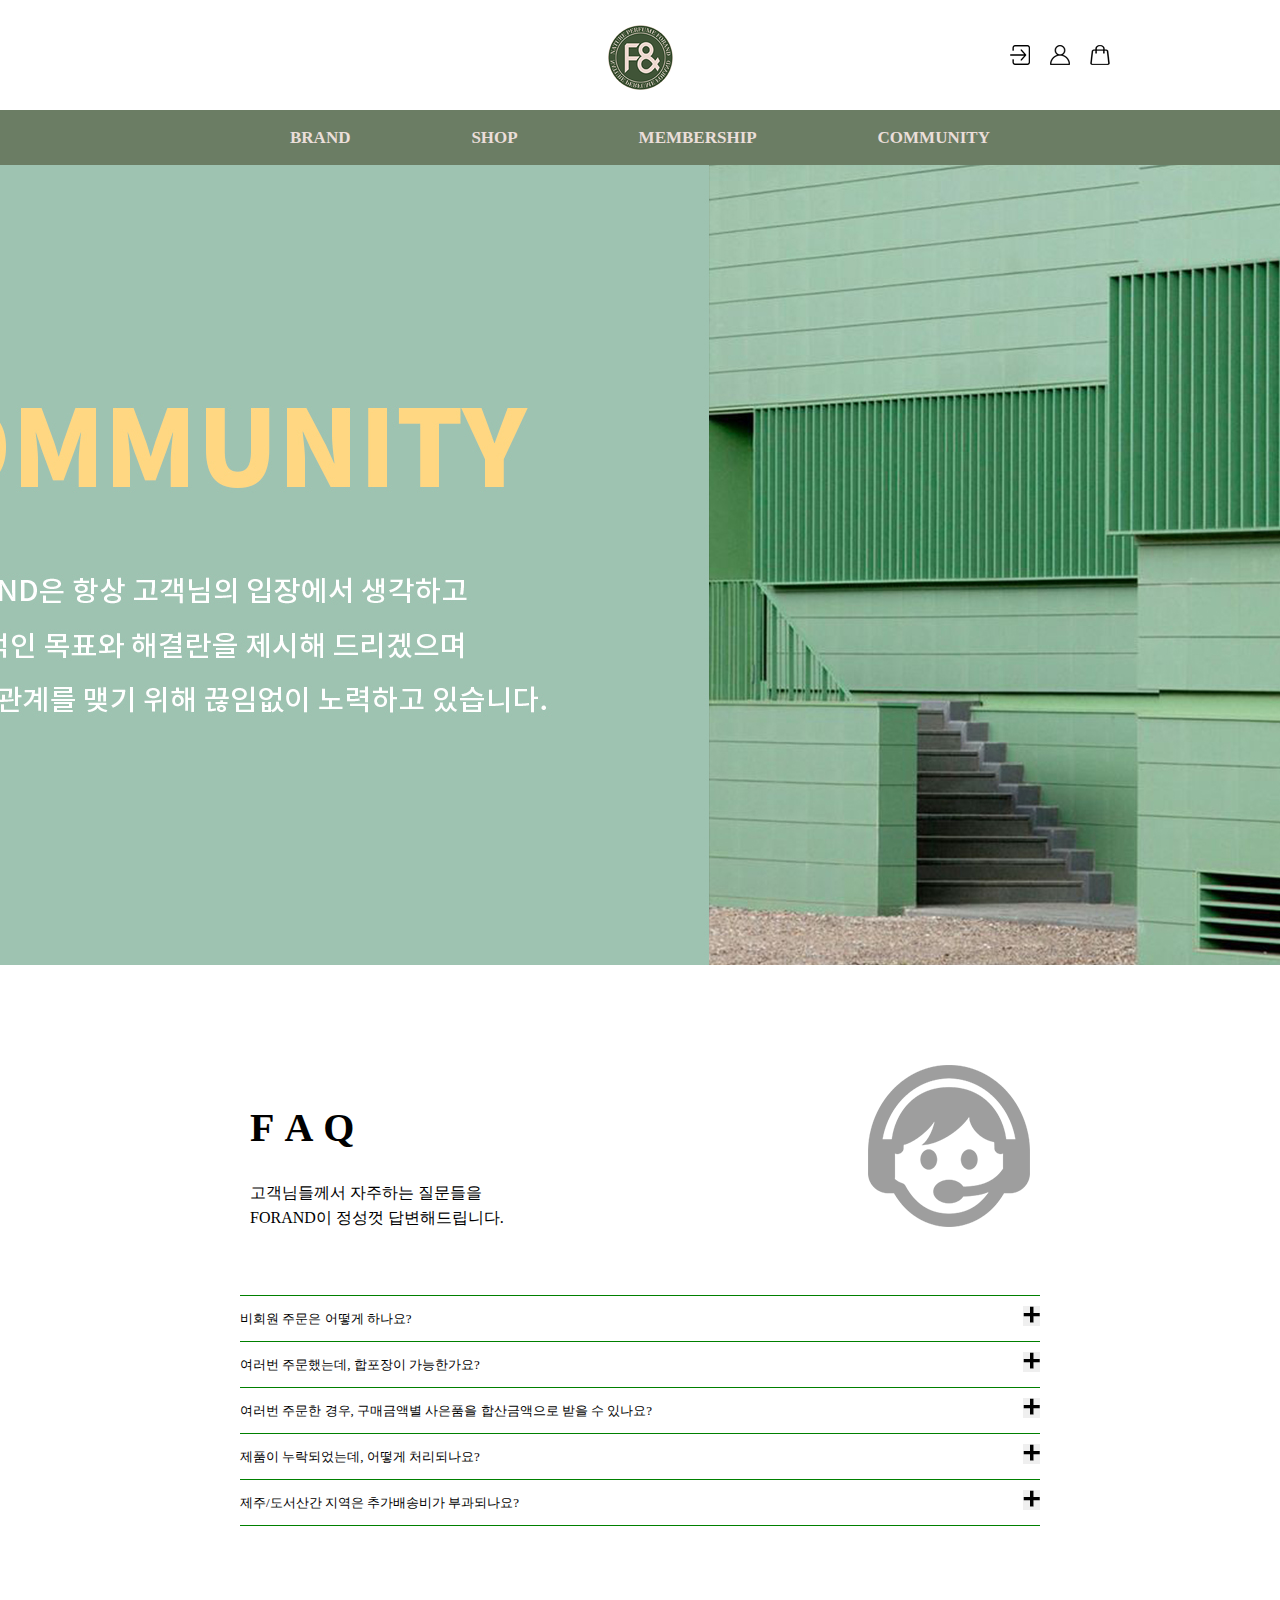
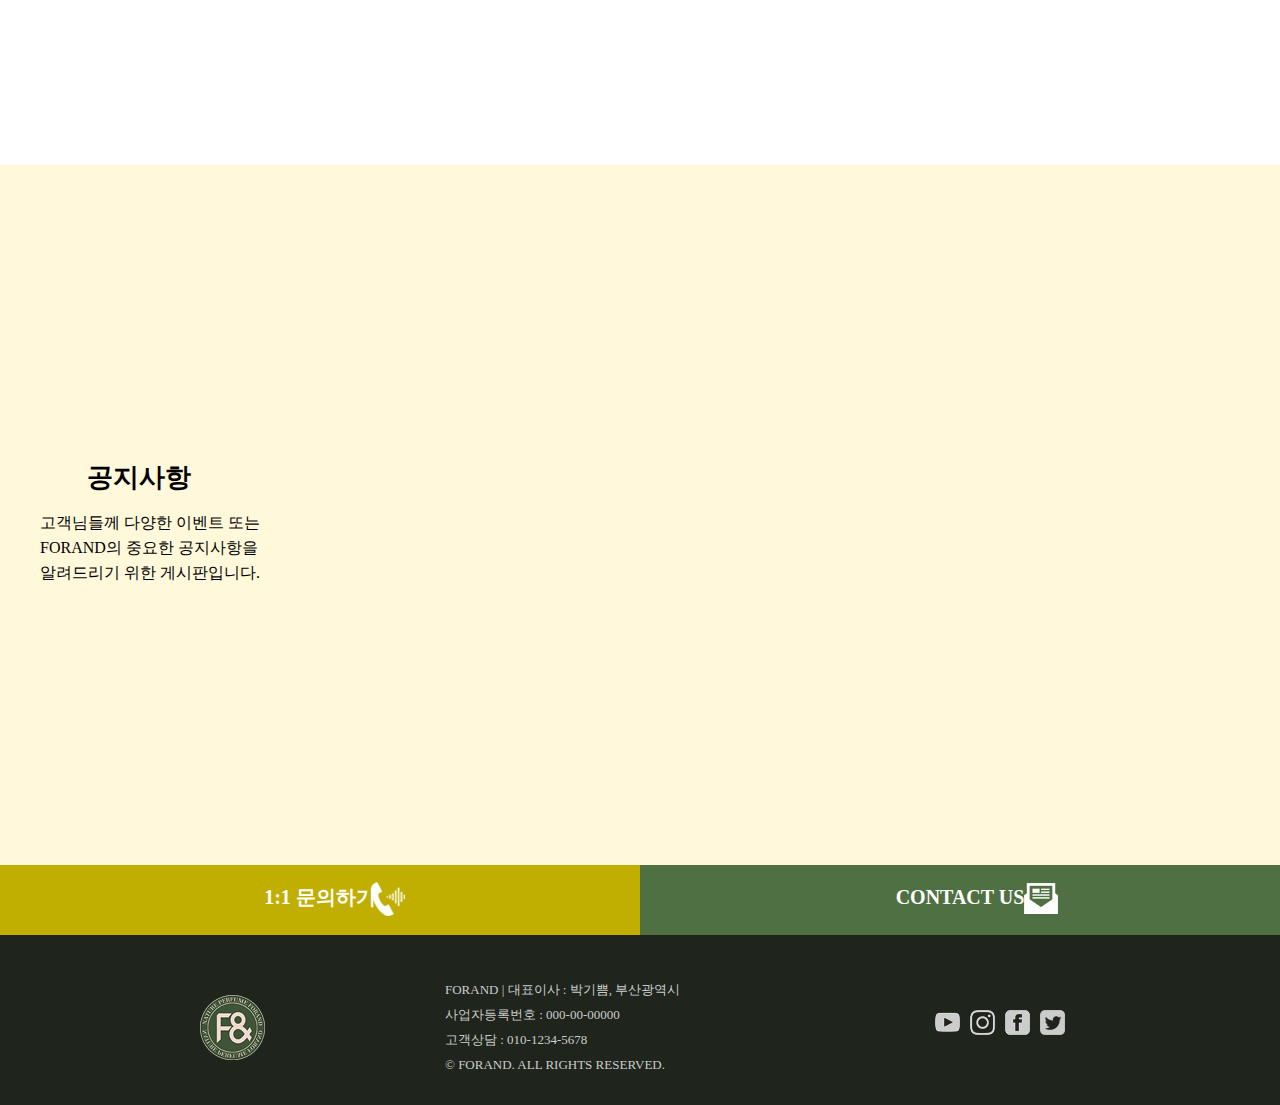
<file: index.html>
<!DOCTYPE html>
<html lang="ko">
<head>
    <meta charset="UTF-8">
    <meta http-equiv="X-UA-Compatible" content="IE=edge">
    <meta name="viewport" content="width=device-width, initial-scale=1.0">
    <meta name="viewport" content="width=1400">
    <title>FORAND</title>
    <link href="images/favicon.png" rel="icon" type="image/png"sizes="32x32"><!-- favicon -->
    <link rel="stylesheet" href="css/style.css"><!-- css -->
    <!-- AOS스크롤 -->
    <link href="https://unpkg.com/aos@2.3.1/dist/aos.css" rel="stylesheet">
</head>
<body oncontextmenu="return false" ondragstart="return false" onselectstart="return false">
    <div id="header"><!-- header s --> 
        <ul class="icon">
            <li><a href="login.html"><img src="images/login.png" alt="로그인아이콘"></a></li>
            <li><a href="#"><img src="images/mypage.png" alt="마이페이지아이콘"></a></li>
            <li><a href="#"><img src="images/cart.png" alt="장바구니아이콘"></a></li>
        </ul>
    
        <div class="logo">   
            <a href="https://parkgippeum.github.io/FORAND/"><img src="images/logo.png" alt="forand로고"></a>
        </div>
        <div class="scroll-content"></div>
        
    </div><!-- haeder f -->
    
    <div class="nav"> <!-- nav s -->
    <ul>
        <li><a href="https://parkgippeum.github.io/FORAND_sub1/">BRAND</a>
            <div class="sub_bg">
                <ul class="sub">
                    <li class="gnb1"><a href="https://parkgippeum.github.io/FORAND_sub1/#contents1">BRAND STORY <br> </a></li>
                    <li class="gnb1"><a href="https://parkgippeum.github.io/FORAND_sub1/#contents2">PRODUCTION</a></li>
                    <li class="gnb1"><a href="https://parkgippeum.github.io/FORAND_sub1/#contents3">PRODUCT</a></li>
                
                    <li class="sub_img1"><img src="images/navphoto3.jpg" alt="navphoto1" width="280" height="100"></li>
                    <br>
                    <li class="sub_img2"><img src="images/navphoto4.jpg" alt="navphoto1" width="280" height="100"></li>
                </ul>
            </div>
            
        </li>
        <li><a href="https://parkgippeum.github.io/FORAND_sub2/">SHOP</a>
            <div class="sub_bg">
                <ul class="sub">
                    <li class="gnb2"><a href="https://parkgippeum.github.io/FORAND_sub2/#contents2">NEW</a></li>
                    <li class="gnb2"><a href="https://parkgippeum.github.io/FORAND_sub2/#contents3">PRODUCT</a></li>
                    <li class="gnb2"><a href="https://parkgippeum.github.io/FORAND_sub2/#contents4">EVENT</a></li>
    
                    <li class="sub_img3"><img src="images/navphoto1.jpg" alt="navphoto1" width="280" height="100"></li>
                    <br>
                    <li class="sub_img4"><img src="images/navphoto2.jpg" alt="navphoto1" width="280" height="100"></li>
                </ul>
            </div>
        </li>
        <li><a href="https://parkgippeum.github.io/FORAND_sub3/">MEMBERSHIP</a>
            <div class="sub_bg">
                <ul class="sub">
                    <li class="gnb1"><a href="https://parkgippeum.github.io/FORAND_sub3/#contents1">MEMBERSHIP CARD</a></li>
                    <li class="gnb1"><a href="https://parkgippeum.github.io/FORAND_sub3/#contents2">FORAND 혜택</a></li>
                    <li class="gnb1"><a href="https://parkgippeum.github.io/FORAND_sub3/#contents3">MEMBERSHIP 등급</a></li>
    
                    <li class="sub_img1"><img src="images/navphoto5.jpg" alt="navphoto1" width="280" height="100"></li>
                    <li class="sub_img2"><img src="images/navphoto6.jpg" alt="navphoto1" width="280" height="100"></li>
                </ul>
            </div>
        </li>
        <li><a href="https://parkgippeum.github.io/FORAND_sub4/">COMMUNITY</a>
            <div class="sub_bg">
                <ul class="sub">
                    <li class="gnb3"><a href="https://parkgippeum.github.io/FORAND_sub4/#contents1">FAQ</a></li>
                    <li class="gnb3"><a href="https://parkgippeum.github.io/FORAND_sub4/#contents2">공지사항</a></li>
                    <li class="gnb3"><a href="https://parkgippeum.github.io/FORAND_sub4/#box3">1:1문의</a></li>
                    <li class="gnb3"><a href="https://parkgippeum.github.io/FORAND_sub4/#box3">CONTECT US</a></li>
                    
                    <li class="sub_img3"><img src="images/navphoto7.jpg" alt="navphoto1" width="280" height="100"></li>
                    <li class="sub_img4"><img src="images/navphoto8.jpg" alt="navphoto1" width="280" height="100"></li>
                </ul>
            </div>
        </li>
    </ul>
    </div> <!-- nav f -->
    

<div id="banner"><!-- banner s -->

</div><!-- banner f -->

<div id="contents1"><!-- contents1 s -->

<div class="faq1">
    <div class="faq_text">
        <h1>F&nbsp;A&nbsp;Q</h1>
        <p>고객님들께서 자주하는 질문들을 <br>
            FORAND이 정성껏 답변해드립니다.</p>
        </div>
        <div class="faq_img">
            <img src="images/callicon.png" alt="상담아이콘">
        </div>
</div>


<div class="faq2">
    <ul id="board">
    <li>
        비회원 주문은 어떻게 하나요?
        <button class="button1"><a href="#none"></a><img src="images/plus.png" alt="더보기"></button>
        <div class="on1">
            구매하시고자 하는 상품 페이지의 상품 선택 후 구매하기를 누르시면 <br>
            확인되는 안내창에서 '비회원 구매'를 통해 구매가 가능합니다. <br> 
            비회원 주문 시, 주문 및 결제 완료 후 확인되는 주문번호를 꼭 메모 부탁 드립니다. <br>
            해당 주문번호를 통해 이후 주문내역 및 배송조회가 가능합니다. <br>
            (단, 비회원 주문시에는 포인트 적립 및 멤버쉽 서비스 이용이 불가합니다.)
        </div>
    </li>

    <li>
        여러번 주문했는데, 합포장이 가능한가요?
        <button class="button2"><img src="images/plus.png" alt="더보기"></button>
            <div class="on2">
                당일 출고를 위한 포장 작업 시 주문 내역이 함께 확인되는 경우 <br>
                수령인 정보(수령인명, 주소지, 연락처)가 동일하면 자동 합포장되어 발송됩니다. <br>
                다만, 결제완료 시점이 많이 차이가 있는 경우(오전 결제, 오후 결제) 및 수령인 정보 중 <br>
                1개라도 동일하지 않은 경우에는 합포장이 불가하여 각각 발송될 수 있으니 참고 부탁 드립니다.
            </div>
    </li>

    <li>
        여러번 주문한 경우, 구매금액별 사은품을 합산금액으로 받을 수 있나요?  
        <button class="button3"><img src="images/plus.png" alt="더보기"></button>
        <div class="on3">구매금액별 사은품은 1개의 주문건(주문번호)을 기준으로 발송되고 있어 <br>
            여러번 주문하셔도 합산금액 기준으로 사은품 지급이 불가합니다. <br>
            만약, 합산금액 기준에 해당되는 사은품 수령을 원하시는 경우 <br>
            기존에 결제 완료 된 여러 주문을 취소한 후 하나의 주문으로 재결제 해주셔야 사은품 발송이 가능합니다.
        </div>
    </li>
    <li>
        제품이 누락되었는데, 어떻게 처리되나요?
        <button class="button4"><img src="images/plus.png" alt="더보기"></button>
        <div class="on4">
            주문하신 제품 및 사은품의 누락이 확인되는 경우 1:1문의를 남겨주시거나 <br>
            고객센터로 연락 주시면, 담당 부서를 통해 CCTV 확인 후 재안내 드릴 예정입니다. <br>
            간혹, 주문 제품이 많은 경우 택배박스 하나에 포장이 어려워 분리배송되는 경우가 있으니 <br>
            정확한 확인을 위해서는 반드시 1:1문의 작성 또는 고객센터로 문의 주시면 빠르게 안내 드리겠습니다.
        </div> 
    </li>
    <li>
        제주/도서산간 지역은 추가배송비가 부과되나요?
        <button class="button5"><img src="images/plus.png" alt="더보기"></button>
        <div class="on5">
            제주/도서산간 지역으로 주문하는 경우 2,000원의 추가 배송비가 발생합니다. <br>
            * 3만원 미만 구매 시 : 4,500원 부과 (기본 배송비 2,500원 + 추가 배송비 2,000원) <br>
            * 3만원 이상 구매 시 : 2,000원 부과 (기본 배송비 무료 + 추가 배송비 2,000원)
        </div> 
    </li>
</ul>

</div>
</div><!-- contents1 f -->

<div id="contents2"> <!-- contents2 s -->
    <div class="contents2_inner">
        <div class="con2_text">
            <h1>공지사항</h1>
            <p>고객님들께  다양한 이벤트 또는 <br>
                FORAND의 중요한 공지사항을 <br>
                알려드리기 위한 게시판입니다.
            </p>
        </div>
    
        <div class="notice">
            <ul class="notice_img">
                <li data-aos="fade-down" class="right">
                    <a href="#none"><img src="images/a.jpg" alt="공지1"></a>
                    <a href="#none">
                        <div class="notice_text">
                            <h3 class="notice_text1">FORAND 봄맞이 기념 <br> 
                                15% SPRING SALE
                            </h3>
                            <p>FORAND이 봄을 맞이하며 <br>
                                2022년  3월 15일부터 약 2주간 <br>
                                15% SALE 행사를 개최합니다. <br>
                                회원분들의 많은 관심 부탁드립니다.</p>
                        </div>
                    </a>
                <li data-aos="fade-down" class="right">
                    <a href="#none"><img src="images/b.jpg" alt="공지2"></a>
                    <a href="#none">
                        <div class="notice_text">
                            <h3 class="notice_text2"> 택배 배송 지연 공지</h3>
                            <p>배송마감 : 5.13(금) 오전 8시 30분까지 <br> 
                                결제 완료 주문건은 당일 발송 진행 <br>
                                배송시작 : 5.13(금) 오전 8시 30분 이후 <br>  결제 완료 주문건 5.18(수) 순차 출고 진행
                            
                            </p>
                        </div>
                    </a>
                </li>
                <li data-aos="fade-down" class="right">
                    <a href="#none"><img src="images/c.jpg" alt="공지3"></a>
                    <a href="#none">
                        <div class="notice_text">
                            <h3 class="notice_text3"> 고객센터 운영 안내
                            </h3>
                            <p>고객센터 운영시간<br>
                                오전 9:00부터 오후 6:00까지 운영 <br>
                                점심시간  <br>
                                오후 12:00 부터 13:30분
                            </p>
                        </div>
                    </a>
                </li>
            </ul>
        </div>
    </div>
</div> <!-- contents2 f -->

<div id="box3">
    <div class="call1">
        <a href="../forand_sub04/q&a.html" class="call1_inner">1:1 문의하기
            <img src="images/call.png" alt="전화 아이콘">
        </a>
    </div>
    <div class="call2">
        <a href="../forand_sub04/contactus.html" class="call2_inner">CONTACT US
            <img src="images/contact.png" alt="전화 아이콘">
        </a>
    </div>
</div>


<div id="footer"><!-- footer s -->
    <div class="footer_inner">
        <a href="https://parkgippeum.github.io/FORAND/" class="footer_logo"><img src="images/footer_logo.png" alt="footer_logo"></a>

        <p class="text">
            FORAND  |  대표이사 : 박기쁨, 부산광역시 <br>
            사업자등록번호 : 000-00-00000  <br>
            고객상담 : 010-1234-5678 <br>
            © FORAND. ALL RIGHTS RESERVED.
        </p>

        <div class="sns">
            <ul class="sns_icon">
                <li><a href="#none"><img src="images/youtube.png" alt="유튜브아이콘"></a></li>
                <li><a href="#none"><img src="images/instagram.png" alt="인스타그램아이콘"></a></li>
                <li><a href="#none"><img src="images/facebook.png" alt="페이스북아이콘"></a></li>
                <li><a href="#none"><img src="images/twitter.png" alt="트위터아이콘"></a></li>
            </ul>
        </div>
    </div>
</div><!-- footer f -->
    
<a href="#" class="top"><img src="images/top.png" alt="top버튼"></a>

<!--js 메뉴상단고정-->
<script src="js/jquery-3.4.1.min.js"></script>
<script src="js/script1.js"></script>

<!-- slidetoggle, aos스크롤 -->
<script src="js/jquery-3.6.0.min.js"></script>
<script src="https://unpkg.com/aos@2.3.1/dist/aos.js"></script>
<script src="js/script.js"></script>

</body>
</html>
</file>
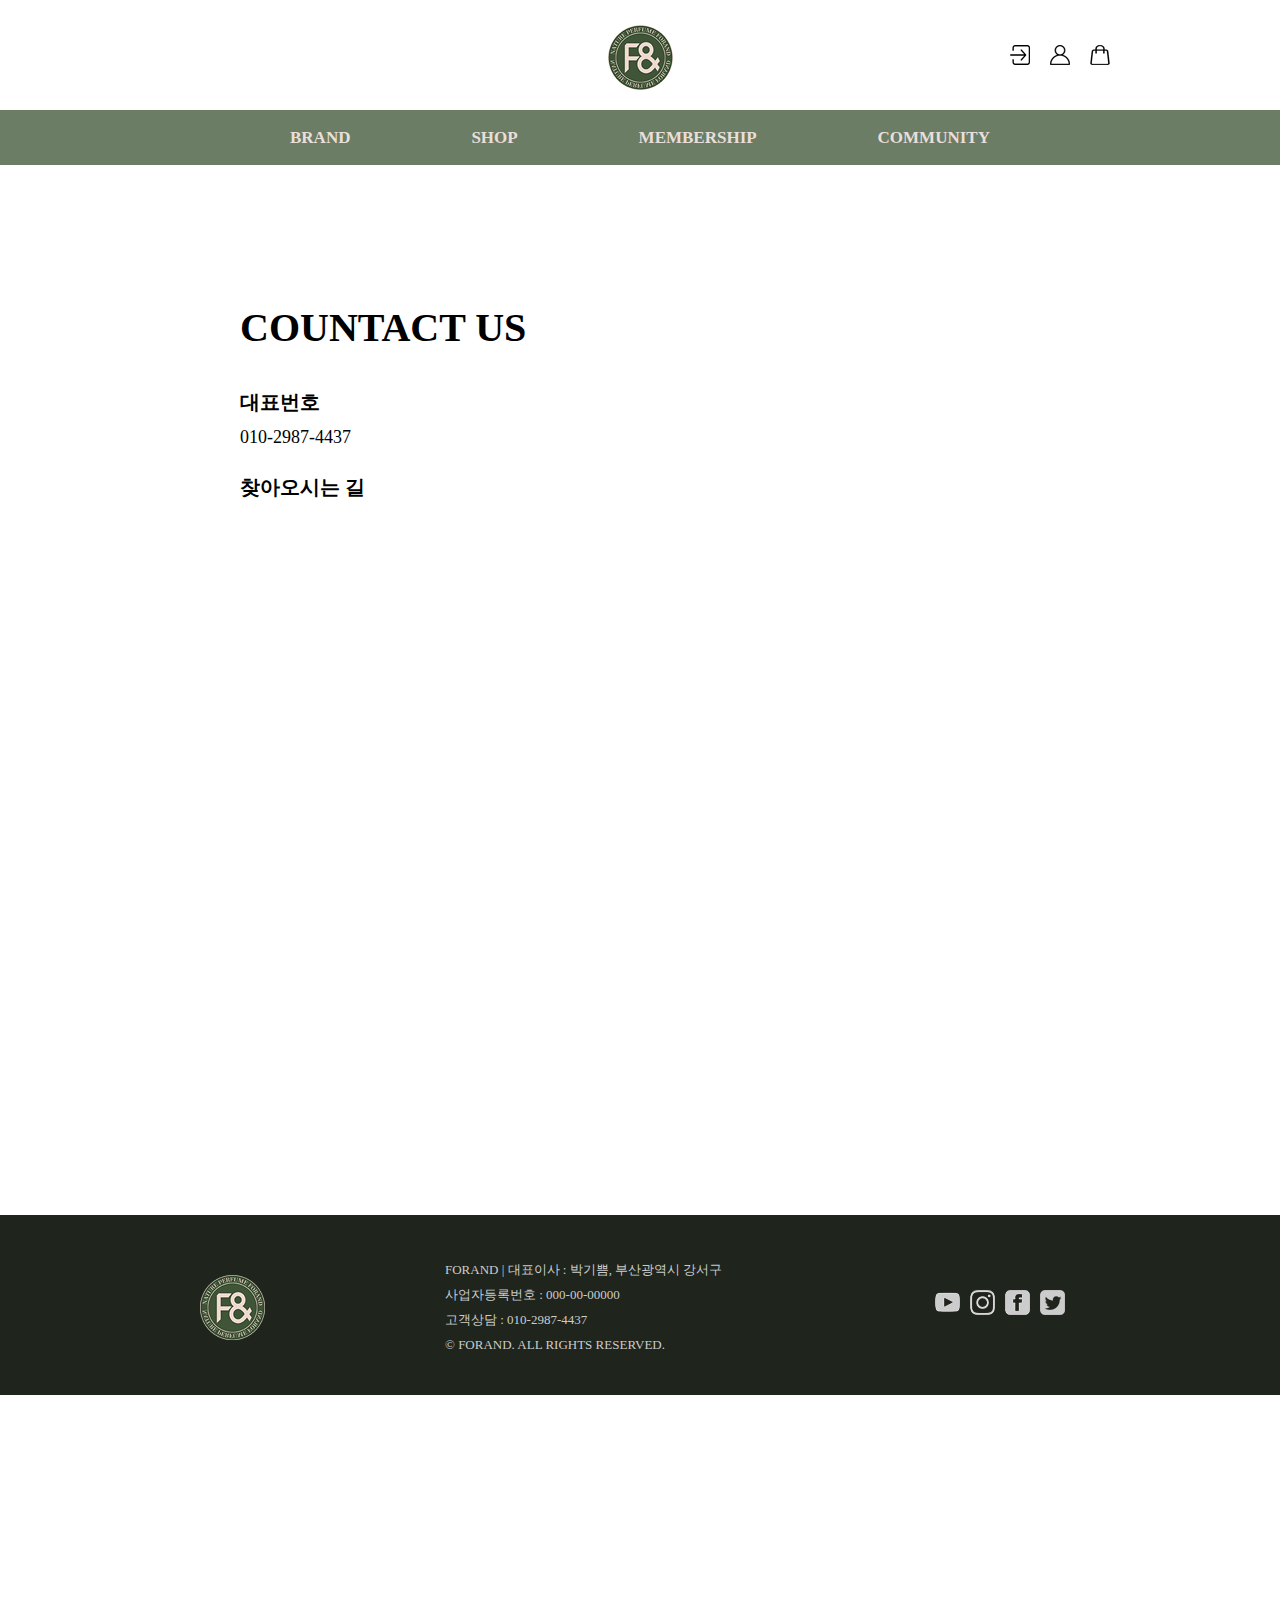
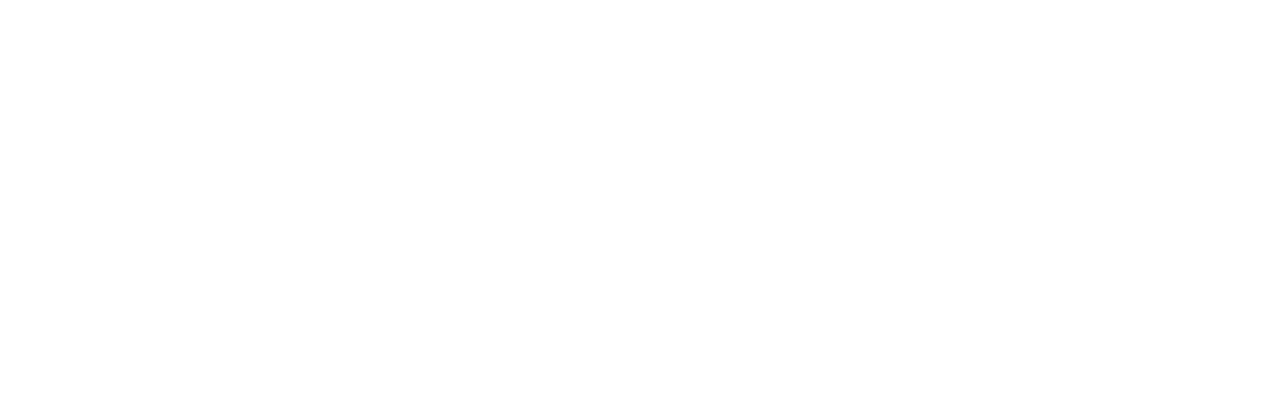
<file: contactus.html>
<!DOCTYPE html>
<html lang="ko">
<head>
    <meta charset="UTF-8">
    <meta http-equiv="X-UA-Compatible" content="IE=edge">
    <meta name="viewport" content="width=device-width, initial-scale=1.0">
    <meta name="viewport" content="width=1400">
    <title>FORAND</title>
    <link href="images/favicon.png" rel="icon" type="image/png"sizes="32x32"><!-- favicon -->
    <link rel="stylesheet" href="css/style3.css"><!-- css -->
</head>
<body oncontextmenu="return false" ondragstart="return false" onselectstart="return false">
    <div id="header"><!-- header s --> 
        <ul class="icon">
            <li><a href="login.html"><img src="images/login.png" alt="로그인아이콘"></a></li>
            <li><a href="#"><img src="images/mypage.png" alt="마이페이지아이콘"></a></li>
            <li><a href="#"><img src="images/cart.png" alt="장바구니아이콘"></a></li>
        </ul>
    
        <div class="logo">   
            <a href="https://parkgippeum.github.io/FORAND/"><img src="images/logo.png" alt="forand로고"></a>
        </div>
        <div class="scroll-content"></div>
        
    </div><!-- haeder f -->
    
    <div class="nav"> <!-- nav s -->
        <ul>
            <li><a href="#">BRAND</a>
                <div class="sub_bg">
                    <ul class="sub">
                        <li class="gnb1"><a href="https://parkgippeum.github.io/FORAND_sub1/#contents1">BRAND STORY <br> </a></li>
                        <li class="gnb1"><a href="https://parkgippeum.github.io/FORAND_sub1/#contents2">PRODUCTION</a></li>
                        <li class="gnb1"><a href="https://parkgippeum.github.io/FORAND_sub1/#contents3">PRODUCT</a></li>
                    
                        <li class="sub_img1"><img src="images/navphoto3.jpg" alt="navphoto1" width="280" height="100"></li>
                        <br>
                        <li class="sub_img2"><img src="images/navphoto4.jpg" alt="navphoto1" width="280" height="100"></li>
                    </ul>
                </div>
                
            </li>
            <li><a href="#">SHOP</a>
                <div class="sub_bg">
                    <ul class="sub">
                        <li class="gnb2"><a href="https://parkgippeum.github.io/FORAND_sub2/#contents2">NEW</a></li>
                        <li class="gnb2"><a href="https://parkgippeum.github.io/FORAND_sub2/#contents3">PRODUCT</a></li>
                        <li class="gnb2"><a href="https://parkgippeum.github.io/FORAND_sub2/#contents4">EVENT</a></li>
        
                        <li class="sub_img3"><img src="images/navphoto1.jpg" alt="navphoto1" width="280" height="100"></li>
                        <br>
                        <li class="sub_img4"><img src="images/navphoto2.jpg" alt="navphoto1" width="280" height="100"></li>
                    </ul>
                </div>
            </li>
            <li><a href="#">MEMBERSHIP</a>
                <div class="sub_bg">
                    <ul class="sub">
                        <li class="gnb1"><a href="https://parkgippeum.github.io/FORAND_sub3/#contents1">MEMBERSHIP CARD</a></li>
                        <li class="gnb1"><a href="https://parkgippeum.github.io/FORAND_sub3/#contents2">FORAND 혜택</a></li>
                        <li class="gnb1"><a href="https://parkgippeum.github.io/FORAND_sub3/#contents3">MEMBERSHIP 등급</a></li>
        
                        <li class="sub_img1"><img src="images/navphoto5.jpg" alt="navphoto1" width="280" height="100"></li>
                        <li class="sub_img2"><img src="images/navphoto6.jpg" alt="navphoto1" width="280" height="100"></li>
                    </ul>
                </div>
            </li>
            <li><a href="#">COMMUNITY</a>
                <div class="sub_bg">
                    <ul class="sub">
                        <li class="gnb3"><a href="https://parkgippeum.github.io/FORAND_sub4/#contents1">FAQ</a></li>
                        <li class="gnb3"><a href="https://parkgippeum.github.io/FORAND_sub4/#contents2">공지사항</a></li>
                        <li class="gnb3"><a href="https://parkgippeum.github.io/FORAND_sub4/#box3">1:1문의</a></li>
                        <li class="gnb3"><a href="https://parkgippeum.github.io/FORAND_sub4/#box3">CONTECT US</a></li>
                        
                        <li class="sub_img3"><img src="images/navphoto7.jpg" alt="navphoto1" width="280" height="100"></li>
                        <li class="sub_img4"><img src="images/navphoto8.jpg" alt="navphoto1" width="280" height="100"></li>
                    </ul>
                </div>
            </li>
        </ul>
        </div> <!-- nav f -->
        
    <div id="contents"><!--contents s-->
        <div class="contents_inner">
            <h1>COUNTACT US</h1>
            <br>
            <br>
            <h4>대표번호</h4>
            <p>010-2987-4437</p>
            <br>
            <h4>찾아오시는 길</h4>
            <iframe src="https://www.google.com/maps/embed?pb=!1m18!1m12!1m3!1d6528.207082042094!2d128.91734967666213!3d35.10412534349281!2m3!1f0!2f0!3f0!3m2!1i1024!2i768!4f13.1!3m3!1m2!1s0x3568c34d480b3765%3A0xdbe0ff706baed3e1!2z7KSR7Z2lU-2BtOuemOyKpCDsl5Drk4DsmKTshZgg67aA7IKwIOuqheyngCBCMw!5e0!3m2!1sko!2skr!4v1653893209311!5m2!1sko!2skr" width="800" height="500" style="border:0;" allowfullscreen="" loading="lazy" referrerpolicy="no-referrer-when-downgrade"></iframe>
        </div>
    </div><!--contents f-->
    
    <div id="footer"><!-- footer s -->
        <div class="footer_inner">
            <a href="index.html" class="footer_logo"><img src="images/footer_logo.png" alt="footer_logo"></a>
    
            <p class="text">
                FORAND  |  대표이사 : 박기쁨,  부산광역시 강서구 <br>
                사업자등록번호 : 000-00-00000  <br>
                고객상담 : 010-2987-4437 <br>
                © FORAND. ALL RIGHTS RESERVED.
            </p>
    
        <div class="sns">
            <ul class="sns_icon">
                <li><a href="https://www.youtube.com/"><img src="images/youtube.png" alt="유튜브아이콘"></a></li>
                <li><a href="#"><img src="images/instagram.png" alt="인스타그램아이콘"></a></li>
                <li><a href="#"><img src="images/facebook.png" alt="페이스북아이콘"></a></li>
                <li><a href="#"><img src="images/twitter.png" alt="트위터아이콘"></a></li>
            </ul>
        </div>
    </div>
    </div><!-- footer f -->
    
    <a href="#" class="top"><img src="images/top.png" alt="top버튼"></a>
    
    <!--js 메뉴상단고정-->
    <script src="js/jquery-3.4.1.min.js"></script>
    <script src="js/script1.js"></script>
</body>
</html>
</file>
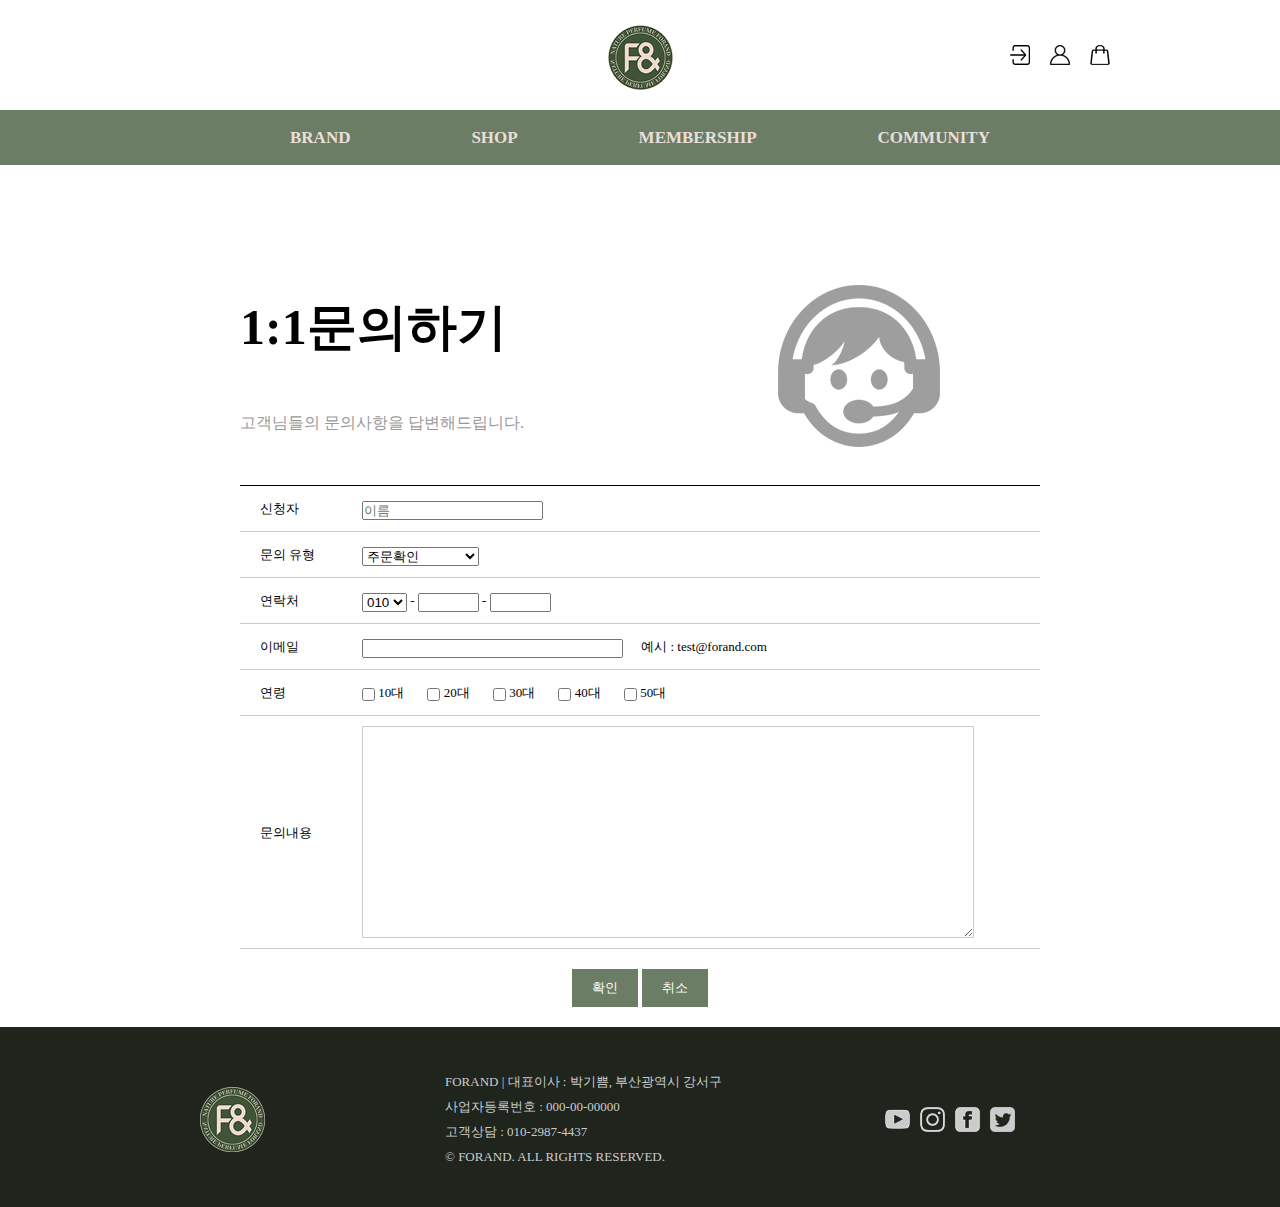
<file: q&a.html>
<!DOCTYPE html>
<html lang="ko">
<head>
    <meta charset="UTF-8">
    <meta http-equiv="X-UA-Compatible" content="IE=edge">
    <meta name="viewport" content="width=device-width, initial-scale=1.0">
    <meta name="viewport" content="width=1400">
    <title>FORAND</title>
    <link href="images/favicon.png" rel="icon" type="image/png"sizes="32x32"><!-- favicon -->
    <link rel="stylesheet" href="css/style2.css"><!-- css -->
    <!-- AOS스크롤 -->
    <link href="https://unpkg.com/aos@2.3.1/dist/aos.css" rel="stylesheet">
</head>
<body  oncontextmenu="return false" ondragstart="return false" onselectstart="return false">
    <div id="header"><!-- header s --> 
        <ul class="icon">
            <li><a href="../forand/login.html"><img src="images/login.png" alt="로그인아이콘"></a></li>
            <li><a href="#"><img src="images/mypage.png" alt="마이페이지아이콘"></a></li>
            <li><a href="#"><img src="images/cart.png" alt="장바구니아이콘"></a></li>
        </ul>

        <div class="logo">   
            <a href="https://parkgippeum.github.io/FORAND/"><img src="images/logo.png" alt="forand로고"></a>
        </div>
        <div class="scroll-content"></div>
        
</div><!-- haeder f -->

<div class="nav"> <!-- nav s -->
    <ul>
        <li><a href="#">BRAND</a>
            <div class="sub_bg">
                <ul class="sub">
                    <li class="gnb1"><a href="https://parkgippeum.github.io/FORAND_sub1/#contents1">BRAND STORY <br> </a></li>
                    <li class="gnb1"><a href="https://parkgippeum.github.io/FORAND_sub1/#contents2">PRODUCTION</a></li>
                    <li class="gnb1"><a href="https://parkgippeum.github.io/FORAND_sub1/#contents3">PRODUCT</a></li>
                
                    <li class="sub_img1"><img src="images/navphoto3.jpg" alt="navphoto1" width="280" height="100"></li>
                    <br>
                    <li class="sub_img2"><img src="images/navphoto4.jpg" alt="navphoto1" width="280" height="100"></li>
                </ul>
            </div>
            
        </li>
        <li><a href="#">SHOP</a>
            <div class="sub_bg">
                <ul class="sub">
                    <li class="gnb2"><a href="https://parkgippeum.github.io/FORAND_sub2/#contents2">NEW</a></li>
                    <li class="gnb2"><a href="https://parkgippeum.github.io/FORAND_sub2/#contents3">PRODUCT</a></li>
                    <li class="gnb2"><a href="https://parkgippeum.github.io/FORAND_sub2/#contents4">EVENT</a></li>
    
                    <li class="sub_img3"><img src="images/navphoto1.jpg" alt="navphoto1" width="280" height="100"></li>
                    <br>
                    <li class="sub_img4"><img src="images/navphoto2.jpg" alt="navphoto1" width="280" height="100"></li>
                </ul>
            </div>
        </li>
        <li><a href="#">MEMBERSHIP</a>
            <div class="sub_bg">
                <ul class="sub">
                    <li class="gnb1"><a href="https://parkgippeum.github.io/FORAND_sub3/#contents1">MEMBERSHIP CARD</a></li>
                    <li class="gnb1"><a href="https://parkgippeum.github.io/FORAND_sub3/#contents2">FORAND 혜택</a></li>
                    <li class="gnb1"><a href="https://parkgippeum.github.io/FORAND_sub3/#contents3">MEMBERSHIP 등급</a></li>
    
                    <li class="sub_img1"><img src="images/navphoto5.jpg" alt="navphoto1" width="280" height="100"></li>
                    <li class="sub_img2"><img src="images/navphoto6.jpg" alt="navphoto1" width="280" height="100"></li>
                </ul>
            </div>
        </li>
        <li><a href="#">COMMUNITY</a>
            <div class="sub_bg">
                <ul class="sub">
                    <li class="gnb3"><a href="https://parkgippeum.github.io/FORAND_sub4/#contents1">FAQ</a></li>
                    <li class="gnb3"><a href="https://parkgippeum.github.io/FORAND_sub4/#contents2">공지사항</a></li>
                    <li class="gnb3"><a href="https://parkgippeum.github.io/FORAND_sub4/#box3">1:1문의</a></li>
                    <li class="gnb3"><a href="https://parkgippeum.github.io/FORAND_sub4/#box3">CONTECT US</a></li>
                    
                    <li class="sub_img3"><img src="images/navphoto7.jpg" alt="navphoto1" width="280" height="100"></li>
                    <li class="sub_img4"><img src="images/navphoto8.jpg" alt="navphoto1" width="280" height="100"></li>
                </ul>
            </div>
        </li>
    </ul>
    </div> <!-- nav f -->

<div id="contents1">
    <div class="contents1_inner"><!--contents 시작-->
        <h1>1:1문의하기</h1>
        <p class="comment">고객님들의 문의사항을 답변해드립니다.</p>
        <img src="images/callicon.png" alt="상담아이콘">

    <!-- <h2>1:1 문의</h2> -->
    <form name="visit" method="post" action="#">
    <fieldset>
    <legend>1:1문의하기</legend>
    
    <table>
        <tr>
            <th><label for="name">신청자</label></th>
            <td><input type="text" placeholder="이름" name="name" id="name" maxlength="20" title="신청자 입력"></td>
        </tr>
        <th><label for="phone">문의 유형</label></th>
            <td>
                <select name="phone" id="phone" title="휴대폰 앞번호">
                    <option value="a">주문확인</option>
                    <option value="b">배송일/배송지연</option>
                    <option value="c">누락 및 오배송</option>
                    <option value="d">배송전 취소요청</option>
                    <option value="e">환불</option>
                    <option value="f">반품/교환</option>
                    <option value="g">기타</option>
                </select>
        <tr>
            <th><label for="phone1">연락처</label></th>
            <td>
                <select name="phone1" id="phone1" title="휴대폰 앞번호">
                    <option value="010">010</option>
                    <option value="011">011</option>
                    <option value="016">016</option>
                    <option value="017">017</option>
                    <option value="018">018</option>
                    <option value="019">019</option>
                </select>
                -
                <input type="text" name="phone2" id="phone2" size="5" maxlength="4" title="휴대폰 중간번호">
                -
                <input type="text" name="phone3" id="phone3" size="5" maxlength="4" title="휴대폰 끝번호">
            </td>
        </tr>
        
        <tr>
            <th><label for="email">이메일</label></th>
            <td><input type="text" name="email" id="email" size="30" title="이메일 입력" class="mg"> 예시 : test@forand.com</td>
        </tr>
    
        <tr>
            <th>연령</th>
            <td class="age_pd">
                    <input type="checkbox" name="age" id="age1" value="10">
                    <label for="age1"> 10대</label>
                    <input type="checkbox" name="age" id="age2" value="20">
                    <label for="age2"> 20대</label>
                    <input type="checkbox" name="age" id="age3" value="30">
                    <label for="age3"> 30대</label>
                    <input type="checkbox" name="age" id="age4" value="40">
                    <label for="age4"> 40대</label>
                    <input type="checkbox" name="age" id="age5" value="50">
                    <label for="age5"> 50대</label>
            </td>
        </tr>
        
        <tr>
            <th>문의내용</th>
            <td><textarea name="purpose" title="견학 목적 입력"></textarea></td>
        </tr>
</table>

<p class="btn"><input type="submit" value="확인"> <input type="reset" value="취소"></p>
</fieldset>
</form>
</div>

<div id="footer"><!-- footer s -->
    <div class="footer_inner">
        <a href="index.html" class="footer_logo"><img src="images/footer_logo.png" alt="footer_logo"></a>

        <p class="text">
            FORAND  |  대표이사 : 박기쁨,  부산광역시 강서구 <br>
            사업자등록번호 : 000-00-00000  <br>
            고객상담 : 010-2987-4437 <br>
            © FORAND. ALL RIGHTS RESERVED.
        </p>

        <div class="sns">
            <ul class="sns_icon">
                <li><a href="https://www.youtube.com/"><img src="images/youtube.png" alt="유튜브아이콘"></a></li>
                <li><a href="#"><img src="images/instagram.png" alt="인스타그램아이콘"></a></li>
                <li><a href="#"><img src="images/facebook.png" alt="페이스북아이콘"></a></li>
                <li><a href="#"><img src="images/twitter.png" alt="트위터아이콘"></a></li>
            </ul>
        </div>
    </div>
</div><!-- footer f -->

<a href="#" class="top"><img src="images/top.png" alt="top버튼"></a>

<!--js 메뉴상단고정-->
<script src="js/jquery-3.4.1.min.js"></script>
<script src="js/script1.js"></script>
</body>
</html>
</file>
<file: css/style.css>
*{margin: 0; padding: 0;}
ul{list-style: none;}
a{text-decoration: none; color: #000;}

body{font-family: 'Noto Sans kr';
    font-size: 13px;
    line-height: 25px;
    color: #000;
}

.top{position:fixed; bottom:50px; right:50px; display:none;}

/* header */
#header{width: 100%; height: 110px;}
.header_inner{width: 1320px; margin: 0 auto; position: relative;}
.icon{position:absolute; top:45px; right:150px;}
.icon li{float: left; padding-right: 20px;}

.logo{position:absolute; top:25px; left:50%; margin-left: -32.5px;}

.icon li:hover{opacity: 0.5; color: #000;}

/* nav */
.nav{width: 100%;
    text-align: center;
    background-color: #6b7d64;
    text-transform:uppercase;
    z-index: 95;
    position: relative;
    z-index: 90;
}

.nav ul{
    width:800px;
	margin:auto;
    display:flex;
	justify-content:space-between;}

.nav>ul>li{float: left;}
.nav>ul>li>a{display:block; padding:15px 50px; font-size: 17px; font-weight: bold; color: #eaded9;}
.nav>ul>li>a:hover{color:rgb(21, 33, 16)}

.nav li:hover .sub_bg{display:block;}

.sub_bg{width:100%; background-color: #fff; height:240px;
    position:absolute; top: 54px; left:0;
    display:none; background-image: url(../images/navbg.jpg);/* background-color: #f5ede0;*/ font-weight: bold; font-size: 18px;border-bottom: 1px solid #465d4e;}
    
.sub{position: relative;}
.gnb1:nth-child(1){position: absolute; top: 50px; left: 500px;}
.gnb1:nth-child(2){position: absolute; top: 100px; left: 500px;}
.gnb1:nth-child(3){position: absolute; top: 150px; left: 500px;}
.sub_img1{position: absolute; top: 0; left: 50px;}
.sub_img2{position: absolute; top: 110px; left: 50px;}

.gnb2:nth-child(1){position: absolute; top: 50px; right: 500px;}
.gnb2:nth-child(2){position: absolute; top: 100px; right: 500px;}
.gnb2:nth-child(3){position: absolute; top: 150px; right: 500px;}
.sub_img3{position: absolute; top: 0; right: 50px;}
.sub_img4{position: absolute; top: 110px; right: 50px;}

.gnb3:nth-child(1){position: absolute; top: 30px; right: 500px;}
.gnb3:nth-child(2){position: absolute; top: 80px; right: 500px;}
.gnb3:nth-child(3){position: absolute; top: 130px; right: 500px;}
.gnb3:nth-child(4){position: absolute; top: 180px; right: 500px;}
.sub_img3{position: absolute; top: 0; right: 50px;}
.sub_img4{position: absolute; top: 110px; right: 50px;}

.sub li a{color: #405437;}
.gnb{text-align: center; padding-top: 70px;}
.sub img{padding-top: 12px;}
.sub1_img{padding: 7px;}
.sub4_img{padding-top: 30px;}
.sub li a:hover{color: rgb(231, 198, 155);}

.scroll-content{
    height: 2000px;
}
.scroll-fixed{
    position: fixed;
    top: 0px;
}

/* banner */
#banner{width: 100%; margin: 0 auto; height: 800px; background: url(../images/banner.jpg) no-repeat center top;}

/* contents1 */
#contents1{width: 1280px; height:600px; margin: 100px auto;}
.faq1{height: 130px;}
.faq_img{float: right; margin-right: 250px;}
.faq_text{float: left; margin-left: 250px; margin-top: 50px;}
.faq_text h1{font-size: 40px;}
.faq_text p{padding-top: 40px; font-size: 16px;}

.faq2{width: 800px; margin: 100px auto;}
#board li{padding-bottom: 10px; padding-top: 10px; border-bottom: 1px solid green;}
#board li:nth-child(1){border-top: 1px solid green;}
.on1{border:1px solid #ccc; display: none; padding: 10px; margin: 10px 0; z-index: 90;}
.on2{border:1px solid #ccc; display: none; padding: 10px; margin: 10px 0; z-index: 90;}
.on3{border:1px solid #ccc; display: none; padding: 10px; margin: 10px 0; z-index: 90;}
.on4{border:1px solid #ccc; display: none; padding: 10px; margin: 10px 0; z-index: 90;}
.on5{border:1px solid #ccc; display: none; padding: 10px; margin: 10px 0; z-index: 90;}
button{border: none;}

#board li button{float: right;}

/* contents2 */
#contents2{width: 100%; height: 700px; background-color: #fff8db; }
.contents2_inner{width: 1320px; margin: 80px auto;}
.con2_text{float: left; padding-top: 100px;}
.con2_text h1{padding: 200px 0 0 87px;}
.con2_text p{padding: 20px 0 0 40px; font-size: 16px;}
.notice{float: right; padding-top: 180px;}
.notice_img li{float: left; padding-top: 10px; text-align: center; background-color: #b6b5a1; margin-left: 10px;}
.notice_text{text-align: center; width: 300px; height: 180px;}
.notice_text1{padding: 5px 0; color: rgb(67, 77, 63);}
.notice_text2{padding: 16px 0; color: rgb(67, 77, 63);}
.notice_text3{padding: 16px 0; color: rgb(67, 77, 63);}
.notice_img li:hover{transition:all 2s;}
.notice_img li:hover{transform: scale(1.2,1.2);}

#box3{width: 100%; height: 60px;}
.call1{width:50%; margin: 0 auto; height: 60px; background-color: #c0ae00; text-align: center; padding-top: 10px; float: left; position: relative;}

.call1_inner{color: #fff; font-size: 20px;
    display: inline-block;
    font-weight: bold;
    padding-top: 10px;
}
.call1_inner img{position: absolute; top: 17px; left: 58%;}

.call2{width:50%; height: 60px; background-color: #4f7043; text-align: center; padding-top: 10px; float: left; position: relative;}
.call2_inner{color: #fff; font-size: 20px; font-weight: bold; display: inline-block; padding-top: 10px;}
.call2_inner img{position: absolute; top: 18px; left: 60%;}

/* footer */
#footer{width: 100%; height: 180px; margin: 0 auto; background-color: #1f241c;}
.footer_inner{width: 1320px; margin: 0 auto;}
.footer_logo{float: left; margin: 60px 0 0px 200px;}

.text{float: left; margin: 42px 0 0 180px; color: #ccc;}

.sns{float: right; margin-right: 250px; margin-top: 70px;}
.sns_icon li{float: left; padding: 5px;}

.sns li a:hover{opacity: 0.5; color: #fff;}
</file>
<file: css/style3.css>
*{margin: 0; padding: 0;}
ul{list-style: none;}
a{text-decoration: none; color: #000;}

body{font-family: 'Noto Sans kr';
    font-size: 13px;
    line-height: 25px;
    color: #000;
}

.top{position:fixed; bottom:50px; right:50px; display:none;}
/* header */
#header{width: 100%; height: 110px;}
.header_inner{width: 1320px; margin: 0 auto; position: relative;}
.icon{position:absolute; top:45px; right:150px;}
.icon li{float: left; padding-right: 20px;}

.logo{position:absolute; top:25px; left:50%; margin-left: -32.5px;}

.icon li:hover{opacity: 0.5; color: #000;}

/* nav */
.nav{width: 100%;
    text-align: center;
    background-color: #6b7d64;
    text-transform:uppercase;
    z-index: 95;
    position: relative;
}

.nav ul{
    width:800px;
	margin:auto;
    display:flex;
	justify-content:space-between;}

.nav>ul>li{float: left;}
.nav>ul>li>a{display:block; padding:15px 50px; font-size: 17px; font-weight: bold; color: #eaded9;}
.nav>ul>li>a:hover{color:rgb(21, 33, 16)}

.nav li:hover .sub_bg{display:block;}

.sub_bg{width:100%; background-color: #fff; height:240px;
    position:absolute; top: 55px; left:0;
    display:none; background-image: url(../images/navbg.jpg);/* background-color: #f5ede0;*/ font-weight: bold; font-size: 18px;border-bottom: 1px solid #ffffff;}
    
.sub{position: relative;}
.gnb1:nth-child(1){position: absolute; top: 50px; left: 500px;}
.gnb1:nth-child(2){position: absolute; top: 100px; left: 500px;}
.gnb1:nth-child(3){position: absolute; top: 150px; left: 500px;}
.sub_img1{position: absolute; top: 0; left: 50px;}
.sub_img2{position: absolute; top: 110px; left: 50px;}

.gnb2:nth-child(1){position: absolute; top: 50px; right: 500px;}
.gnb2:nth-child(2){position: absolute; top: 100px; right: 500px;}
.gnb2:nth-child(3){position: absolute; top: 150px; right: 500px;}
.sub_img3{position: absolute; top: 0; right: 50px;}
.sub_img4{position: absolute; top: 110px; right: 50px;}

.gnb3:nth-child(1){position: absolute; top: 30px; right: 500px;}
.gnb3:nth-child(2){position: absolute; top: 80px; right: 500px;}
.gnb3:nth-child(3){position: absolute; top: 130px; right: 500px;}
.gnb3:nth-child(4){position: absolute; top: 180px; right: 500px;}
.sub_img3{position: absolute; top: 0; right: 50px;}
.sub_img4{position: absolute; top: 110px; right: 50px;}

.sub li a{color: #405437;}
.gnb{text-align: center; padding-top: 70px;}
.sub img{padding-top: 12px;}
.sub1_img{padding: 7px;}
.sub4_img{padding-top: 30px;}
.sub li a:hover{color: rgb(231, 198, 155);}

.scroll-content{
    height: 2000px;
}
.scroll-fixed{
    position: fixed;
    top: 0px;
}

/* contents */
#contents{width: 100%; height: 900px;}
.contents_inner{width: 800px; margin: 150px auto;}
.contents_inner h1{font-size: 40px;}
.contents_inner h4{font-size: 20px; padding-bottom: 10px;}
.contents_inner p{font-size: 18px;}
iframe{margin-top: 20px}

/* footer */
#footer{width: 100%; height: 180px; margin: 0 auto; background-color: #1f241c;}
.footer_inner{width: 1320px; margin: 0 auto;}
.footer_logo{float: left; margin: 60px 0 0px 200px;}

.text{float: left; margin: 42px 0 0 180px; color: #ccc;}

.sns{float: right; margin-right: 250px; margin-top: 70px;}
.sns_icon li{float: left; padding: 5px;}

.sns li a:hover{opacity: 0.5; color: #fff;}
</file>
<file: css/style2.css>
*{margin: 0; padding: 0;}
ul{list-style: none;}
a{text-decoration: none; color: #000;}

body{font-family: 'Noto Sans kr';
    font-size: 13px;
    line-height: 25px;
    color: #000;
}

.top{position:fixed; bottom:50px; right:50px; display:none;}

/* header */
#header{width: 100%; height: 110px;}
.header_inner{width: 1320px; margin: 0 auto; position: relative;}
.icon{position:absolute; top:45px; right:150px;}
.icon li{float: left; padding-right: 20px;}

.logo{position:absolute; top:25px; left:50%; margin-left: -32.5px;}

.icon li:hover{opacity: 0.5; color: #000;}

/* nav */
.nav{width: 100%;
    text-align: center;
    background-color: #6b7d64;
    text-transform:uppercase;
    z-index: 95;
    position: relative;
}

.nav ul{
    width:800px;
	margin:auto;
    display:flex;
	justify-content:space-between;}

.nav>ul>li{float: left;}
.nav>ul>li>a{display:block; padding:15px 50px; font-size: 17px; font-weight: bold; color: #eaded9;}
.nav>ul>li>a:hover{color:rgb(21, 33, 16)}

.nav li:hover .sub_bg{display:block;}

.sub_bg{width:100%; background-color: #fff; height:240px;
    position:absolute; top: 55px; left:0;
    display:none; background-image: url(../images/navbg.jpg);/* background-color: #f5ede0;*/ font-weight: bold; font-size: 18px;border-bottom: 1px solid #ffffff;}
    
.sub{position: relative;}
.gnb1:nth-child(1){position: absolute; top: 50px; left: 500px;}
.gnb1:nth-child(2){position: absolute; top: 100px; left: 500px;}
.gnb1:nth-child(3){position: absolute; top: 150px; left: 500px;}
.sub_img1{position: absolute; top: 0; left: 50px;}
.sub_img2{position: absolute; top: 110px; left: 50px;}

.gnb2:nth-child(1){position: absolute; top: 50px; right: 500px;}
.gnb2:nth-child(2){position: absolute; top: 100px; right: 500px;}
.gnb2:nth-child(3){position: absolute; top: 150px; right: 500px;}
.sub_img3{position: absolute; top: 0; right: 50px;}
.sub_img4{position: absolute; top: 110px; right: 50px;}

.gnb3:nth-child(1){position: absolute; top: 30px; right: 500px;}
.gnb3:nth-child(2){position: absolute; top: 80px; right: 500px;}
.gnb3:nth-child(3){position: absolute; top: 130px; right: 500px;}
.gnb3:nth-child(4){position: absolute; top: 180px; right: 500px;}
.sub_img3{position: absolute; top: 0; right: 50px;}
.sub_img4{position: absolute; top: 110px; right: 50px;}

.sub li a{color: #405437;}
.gnb{text-align: center; padding-top: 70px;}
.sub img{padding-top: 12px;}
.sub1_img{padding: 7px;}
.sub4_img{padding-top: 30px;}
.sub li a:hover{color: rgb(231, 198, 155);}

.scroll-content{
    height: 1000px;
}
.scroll-fixed{
    position: fixed;
    top: 0px;
}

/* 하이퍼링크 설정 */
a:link { text-decoration:none; color:#000; }
a:visited { text-decoration:none; color:#000; }
a:hover { text-decoration:none; color:#000; }
a:active { text-decoration:none; color:#000; }

legend { display:none; }
fieldset { border:0; }

input, textarea, select { vertical-align:middle; }

#contents1 {width: 100%; height: 600px; margin: 150px auto;}
.contents1_inner{width: 800px; margin: 0 auto; position: relative;}
#contents1 h1 {font-size:50px; padding-bottom:20px;}
#contents1 .comment {color:#999; font-size:16px; padding:50px 0;}
.contents1_inner img{position: absolute; top: -30px; right: 100px;}

#contents1 h2 {padding-bottom:10px;}

#contents1 .agree { text-align:right; padding:10px 0; }
#contents1 .pd { padding-right:20px; }


#contents1 table { width:100%; border-top:1px solid #000; border-collapse:collapse; }
#contents1 table th,td { border-bottom:1px solid #CCC; padding:10px 20px; text-align:left; font-weight:normal; }
#contents input { border:1px solid #CCC; padding:5px; height:26px; }
#contents select { border:1px solid #CCC; padding:5px; width:80px; height:38px; }
#contents1 input[type="button"] { background:#333; color:#FFF; padding:0 20px; 
border:0; height:38px; }
#contents1 table td.age_pd label { padding-right:20px; }
#contents1 textarea {resize: vertical; width:600px ; height:200px; border:1px solid #CCC; padding:5px; }

#contents1 input[type="submit"] { background:rgb(107 125 100); color:#FFF; padding:0 20px; border:0; height:38px; }
#contents1 input[type="reset"] { background:rgb(107 125 100); color:#FFF; padding:0 20px; 
border:0; height:38px; }
#contents1 input::placeholder {
  color: rgb(107 125 100);
}
#contents1 .btn { text-align:center; padding:20px 0; }
#contents1 .mg { margin-right:15px; }

/* footer */
#footer{width: 100%; height: 180px; background-color: #1f241c;}
.footer_inner{width: 1320px; margin: 0 auto;}
.footer_logo{float: left; margin: 60px 0 0px 200px;}

.text{float: left; margin: 42px 0 0 180px; color: #ccc;}

.sns{float: right; margin: 75px 300px 0 0;}
.sns_icon li{float: left; padding: 5px;}
.sns li a:hover{opacity: 0.5; color: #fff;}
</file>
